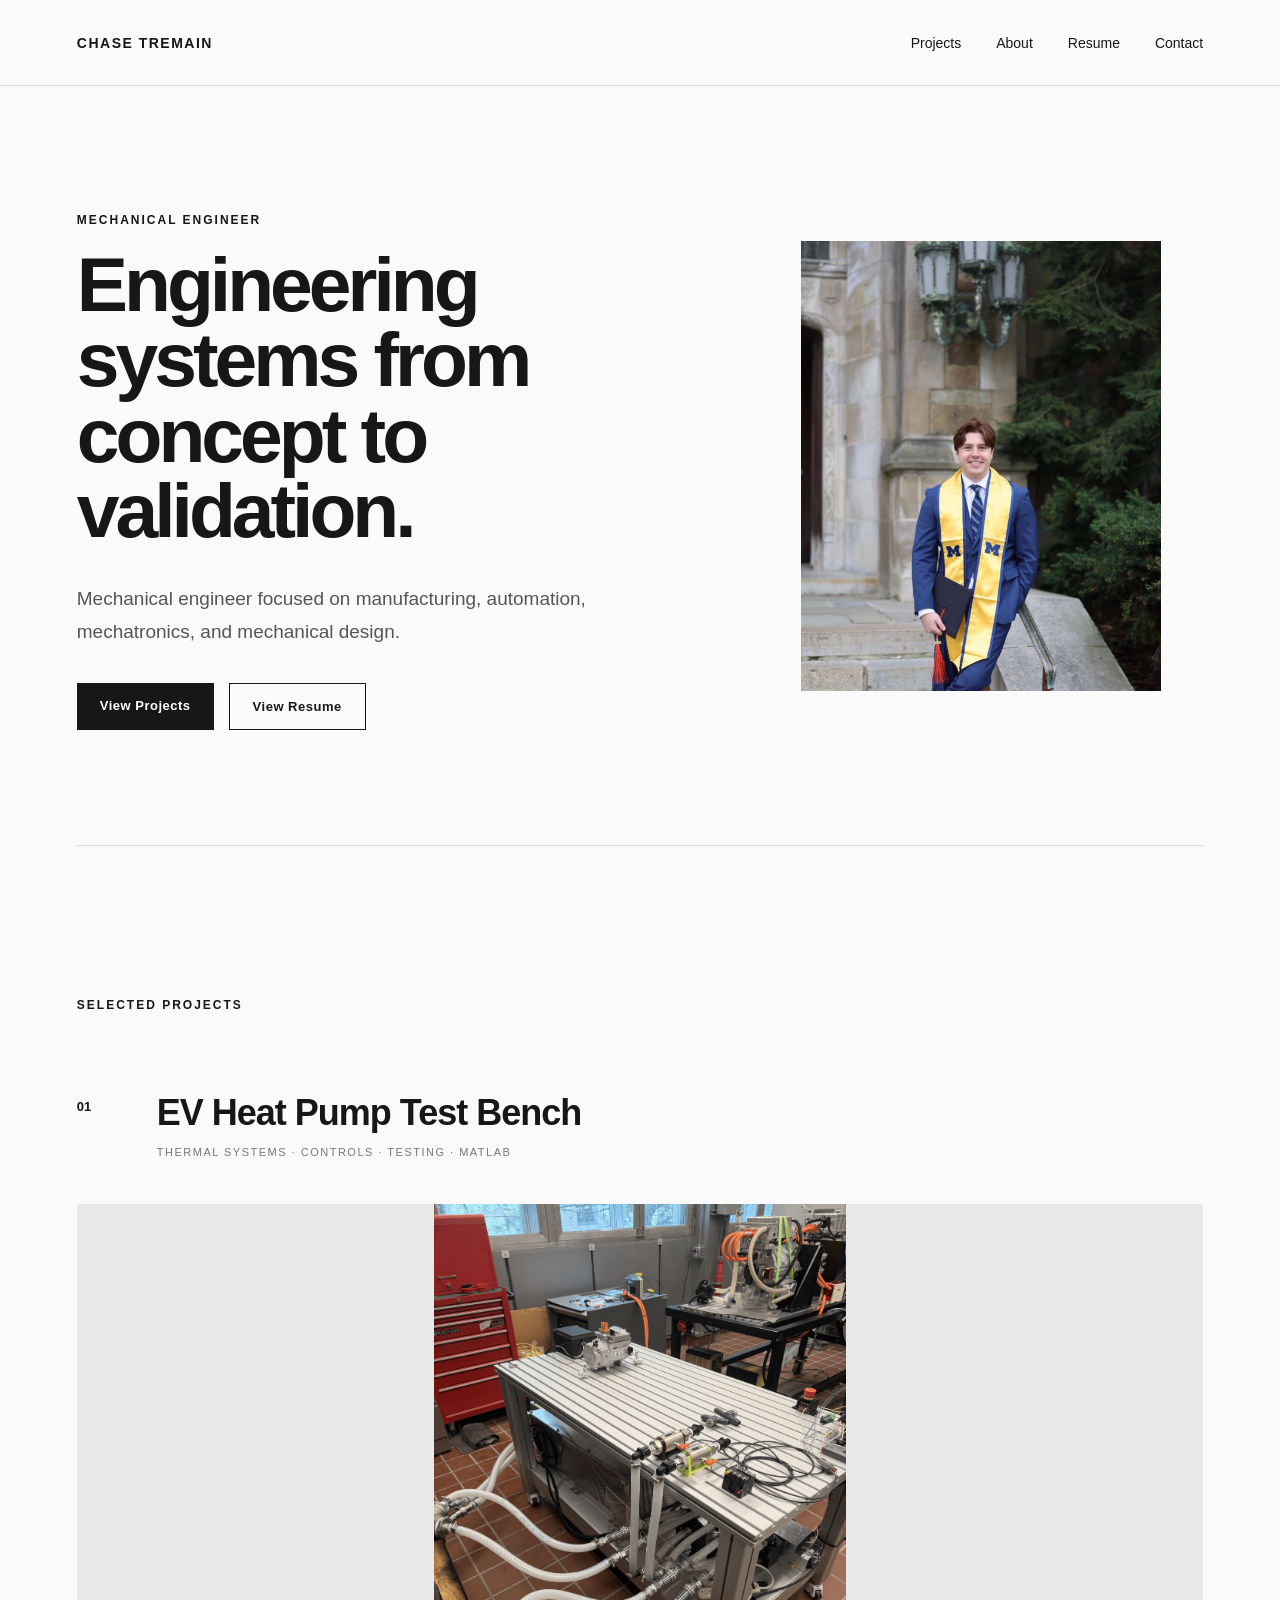
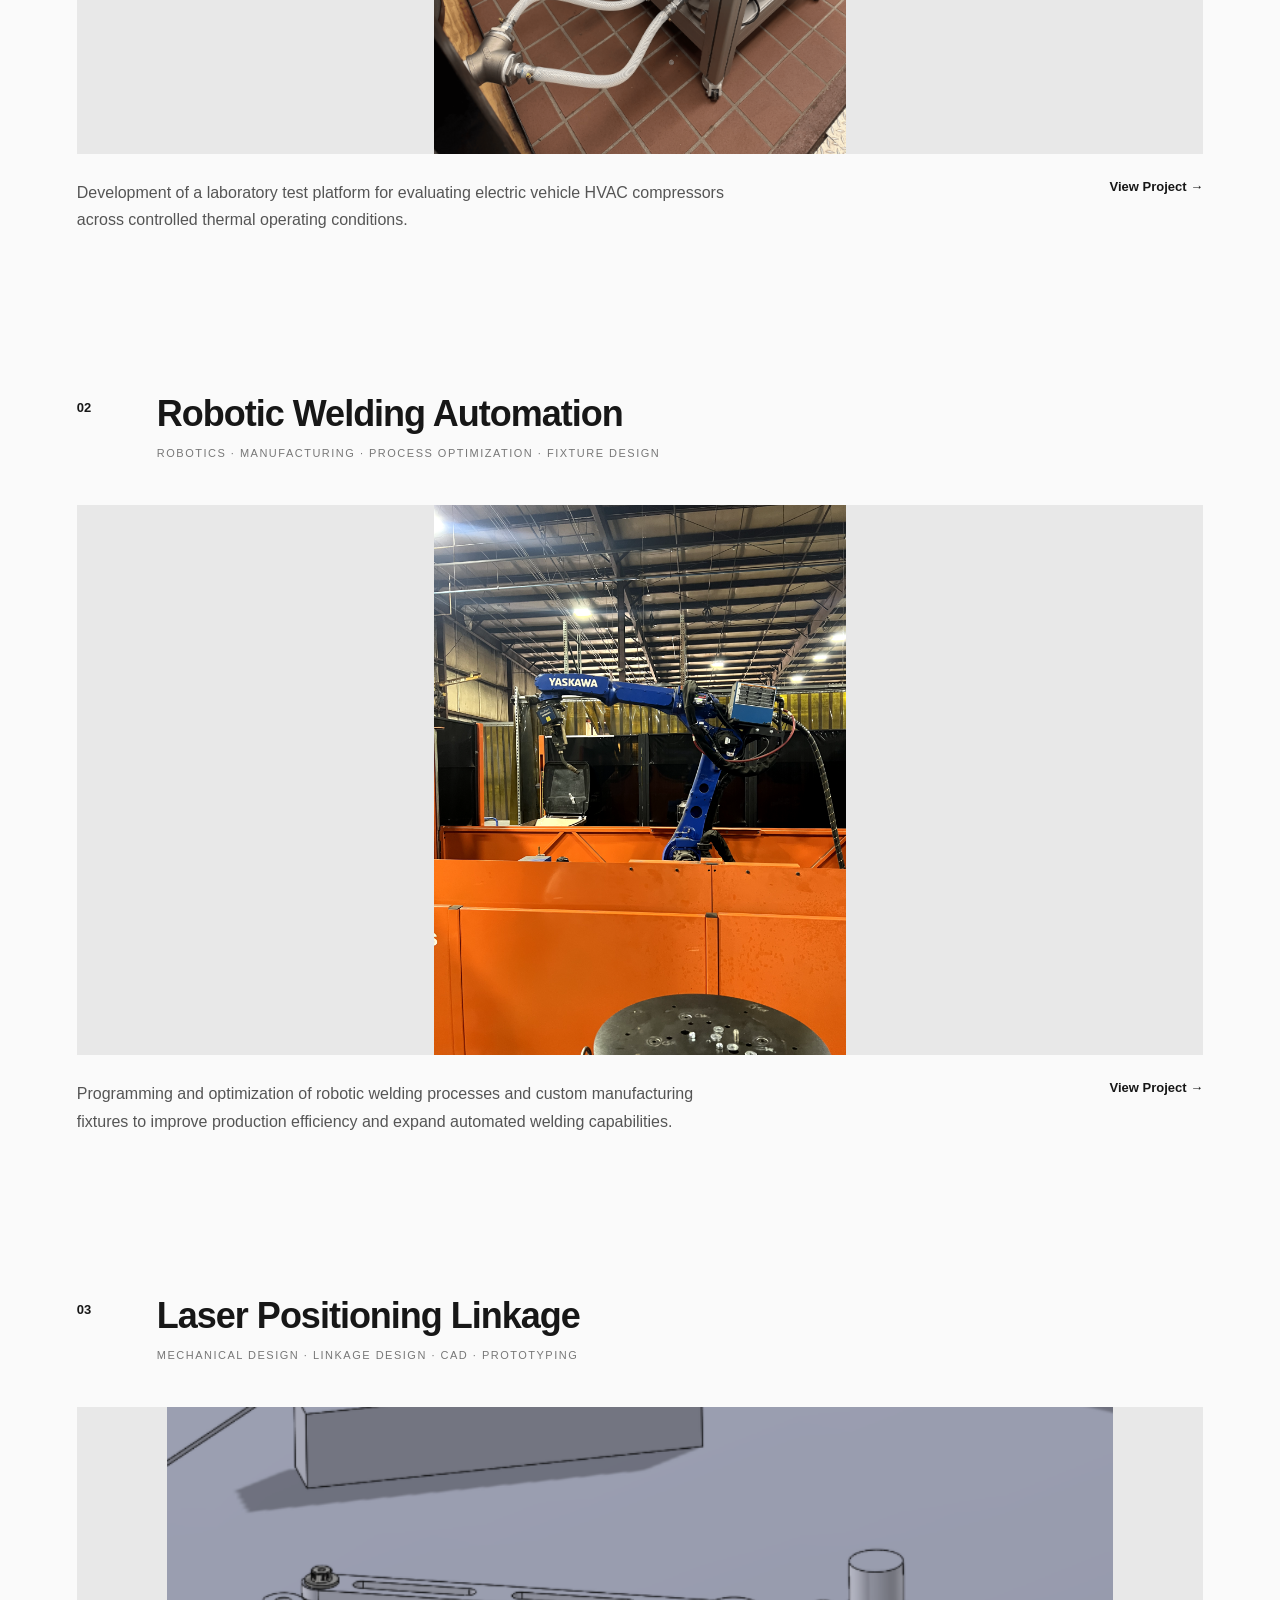
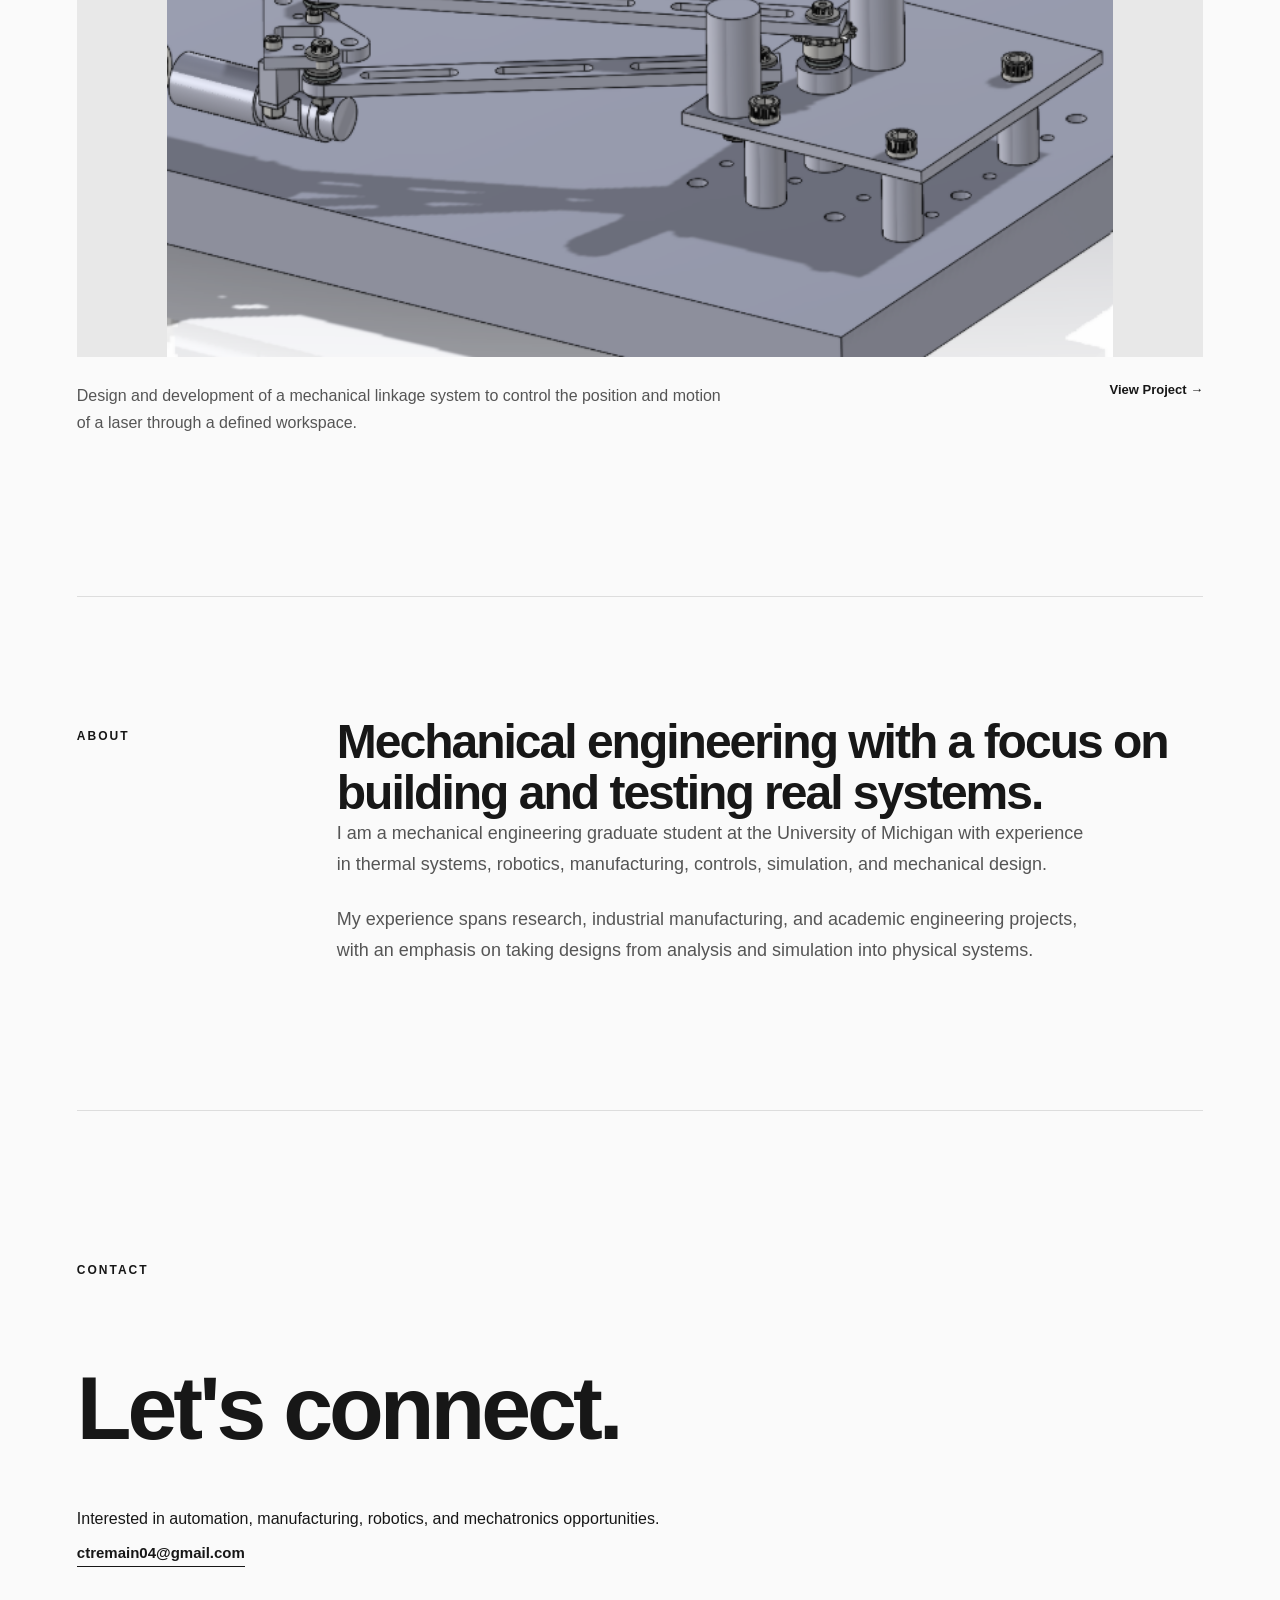
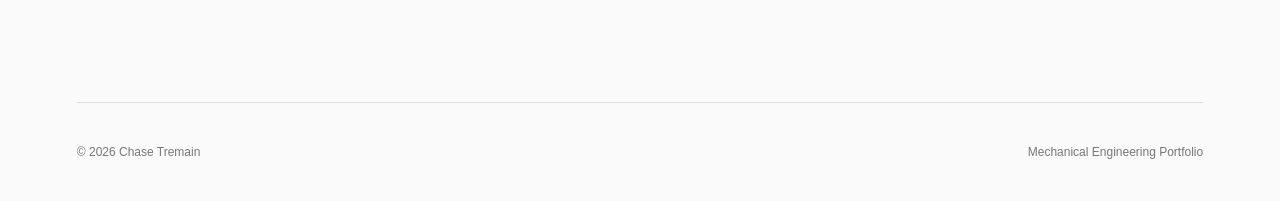
<file: index.html>
<!DOCTYPE html>
<html lang="en">

<head>
    <meta charset="UTF-8">
    <meta name="viewport" content="width=device-width, initial-scale=1.0">

    <title>Chase Tremain | Mechanical Engineer</title>

    <meta name="description"
          content="Mechanical engineering portfolio of Chase Tremain featuring thermal systems, robotics, manufacturing, controls, and mechanical design projects.">

    <link rel="stylesheet" href="style.css">
</head>


<body>


<!-- ================= NAVIGATION ================= -->

<header>

    <nav>

        <a class="logo" href="index.html">
            CHASE TREMAIN
        </a>

        <div class="nav-links">

            <a href="#projects">
                Projects
            </a>

            <a href="#about">
                About
            </a>

            <a href="documents/Chase Tremain Resume 2026.pdf"
               target="_blank">
                Resume
            </a>

            <a href="#contact">
                Contact
            </a>

        </div>

    </nav>

</header>



<main>


<!-- ================= HERO ================= -->

<section class="hero">

    <div class="hero-content">

        <p class="eyebrow">
            MECHANICAL ENGINEER
        </p>

        <h1>
            Engineering systems from concept to validation.
        </h1>

        <p class="hero-description">
            Mechanical engineer focused on manufacturing, automation, mechatronics, and mechanical design.
        </p>

        <div class="hero-buttons">

            <a class="button-primary"
               href="#projects">
                View Projects
            </a>

            <a class="button-secondary"
               href="documents/Chase Tremain Resume 2026.pdf"
               target="_blank">
                View Resume
            </a>

        </div>

    </div>


    <div class="hero-visual">
    <img src="Images/Headshot1.jpg"
         alt="Chase Tremain">
</div>

</section>



<!-- ================= PROJECTS ================= -->

<section id="projects"
         class="projects">

    <p class="section-label">
        SELECTED PROJECTS
    </p>


    <!-- ================= PROJECT 01 ================= -->

    <article class="project">

        <div class="project-header">

            <span class="project-number">
                01
            </span>

            <div>

                <h3>
                    EV Heat Pump Test Bench
                </h3>

                <p class="project-skills">
                    THERMAL SYSTEMS · CONTROLS · TESTING · MATLAB
                </p>

            </div>

        </div>


        <div class="project-image">

          <img src="Images/MainBench.png"
         alt="EV heat pump test bench">

        </div>


        <div class="project-description">

            <p>
                Development of a laboratory test platform for evaluating
                electric vehicle HVAC compressors across controlled thermal
                operating conditions.
            </p>

            <a href="projects/ev-heatpump-test-bench.html">
                View Project →
            </a>

        </div>

    </article>



    <!-- ================= PROJECT 02 ================= -->

    <article class="project">

        <div class="project-header">

            <span class="project-number">
                02
            </span>

            <div>

                <h3>
                    Robotic Welding Automation
                </h3>

                <p class="project-skills">
                    ROBOTICS · MANUFACTURING · PROCESS OPTIMIZATION · FIXTURE DESIGN
                </p>

            </div>

        </div>


       <div class="project-image">
    <img src="Images/CinFanRobotCell.png"
         alt="Robotic welding cell">
</div>


        <div class="project-description">

            <p>
                Programming and optimization of robotic welding processes
                and custom manufacturing fixtures to improve production
                efficiency and expand automated welding capabilities.
            </p>

            <a href="projects/robotic-welding.html">
                View Project →
            </a>

        </div>

    </article>



    <!-- ================= PROJECT 03 ================= -->

    <article class="project">

        <div class="project-header">

            <span class="project-number">
                03
            </span>

            <div>

                <h3>
                    Laser Positioning Linkage
                </h3>

                <p class="project-skills">
                    MECHANICAL DESIGN · LINKAGE DESIGN · CAD · PROTOTYPING
                </p>

            </div>

        </div>


   <div class="project-image">
    <img src="Images/LinkageNoMotor.png"
         alt="Laser positioning linkage">
</div>


        <div class="project-description">

            <p>
                Design and development of a mechanical linkage system
                to control the position and motion of a laser through
                a defined workspace.
            </p>

            <a href="projects/laser-linkage.html">
                View Project →
            </a>

        </div>

    </article>

</section>



<!-- ================= ABOUT ================= -->

<section id="about"
         class="about">

    <p class="section-label">
        ABOUT
    </p>


    <div class="about-content">

        <h2>
            Mechanical engineering with a focus on building and testing real systems.
        </h2>

        <div class="about-text">

            <p>
                I am a mechanical engineering graduate student at the
                University of Michigan with experience in thermal systems,
                robotics, manufacturing, controls, simulation, and
                mechanical design.
            </p>

            <p>
                My experience spans research, industrial manufacturing,
                and academic engineering projects, with an emphasis on
                taking designs from analysis and simulation into physical
                systems.
            </p>

        </div>

    </div>

</section>



<!-- ================= CONTACT ================= -->

<section id="contact"
         class="contact">

    <p class="section-label">
        CONTACT
    </p>

    <h2>
        Let's connect.
    </h2>

    <p>
        Interested in  automation, manufacturing, robotics, and mechatronics opportunities.
    </p>

    <a href="mailto:ctremain04@gmail.com">
        ctremain04@gmail.com
    </a>

</section>


</main>



<!-- ================= FOOTER ================= -->

<footer>

    <p>
        © 2026 Chase Tremain
    </p>

    <p>
        Mechanical Engineering Portfolio
    </p>

</footer>


</body>

</html>
</file>
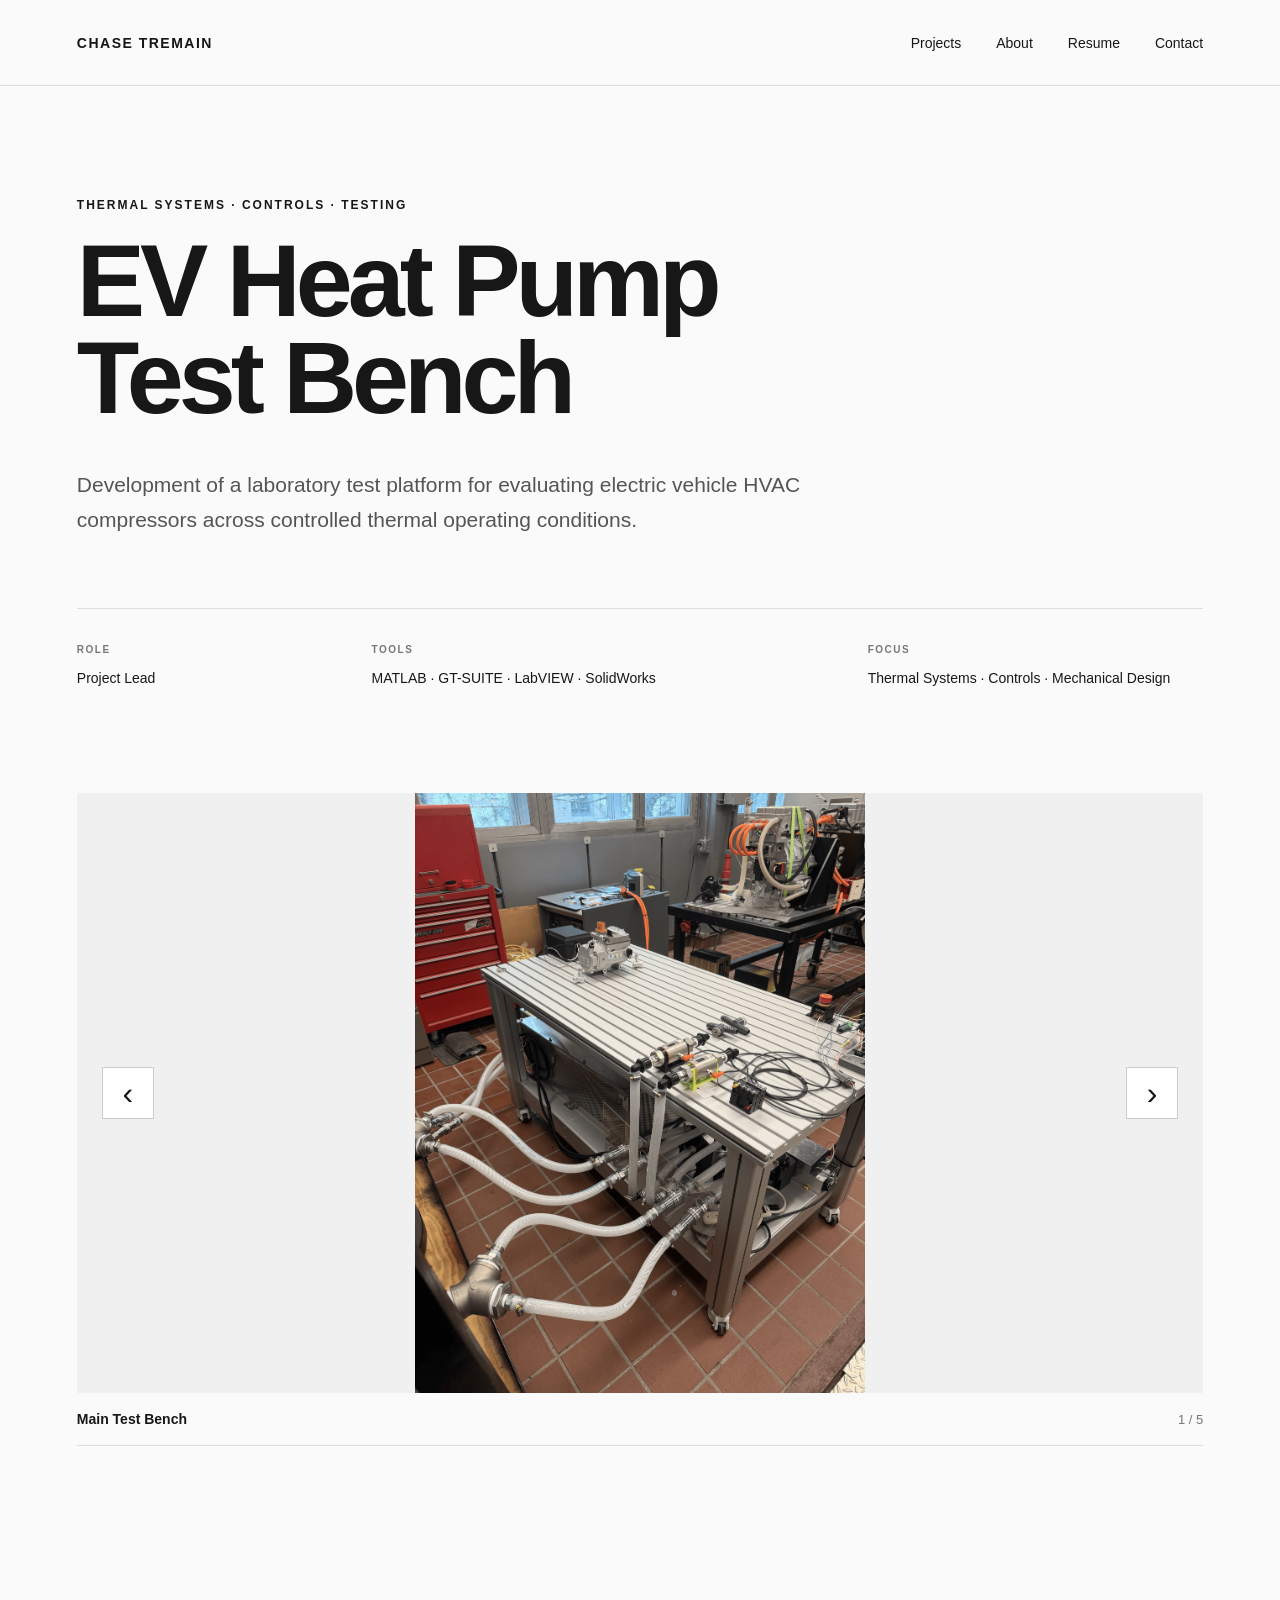
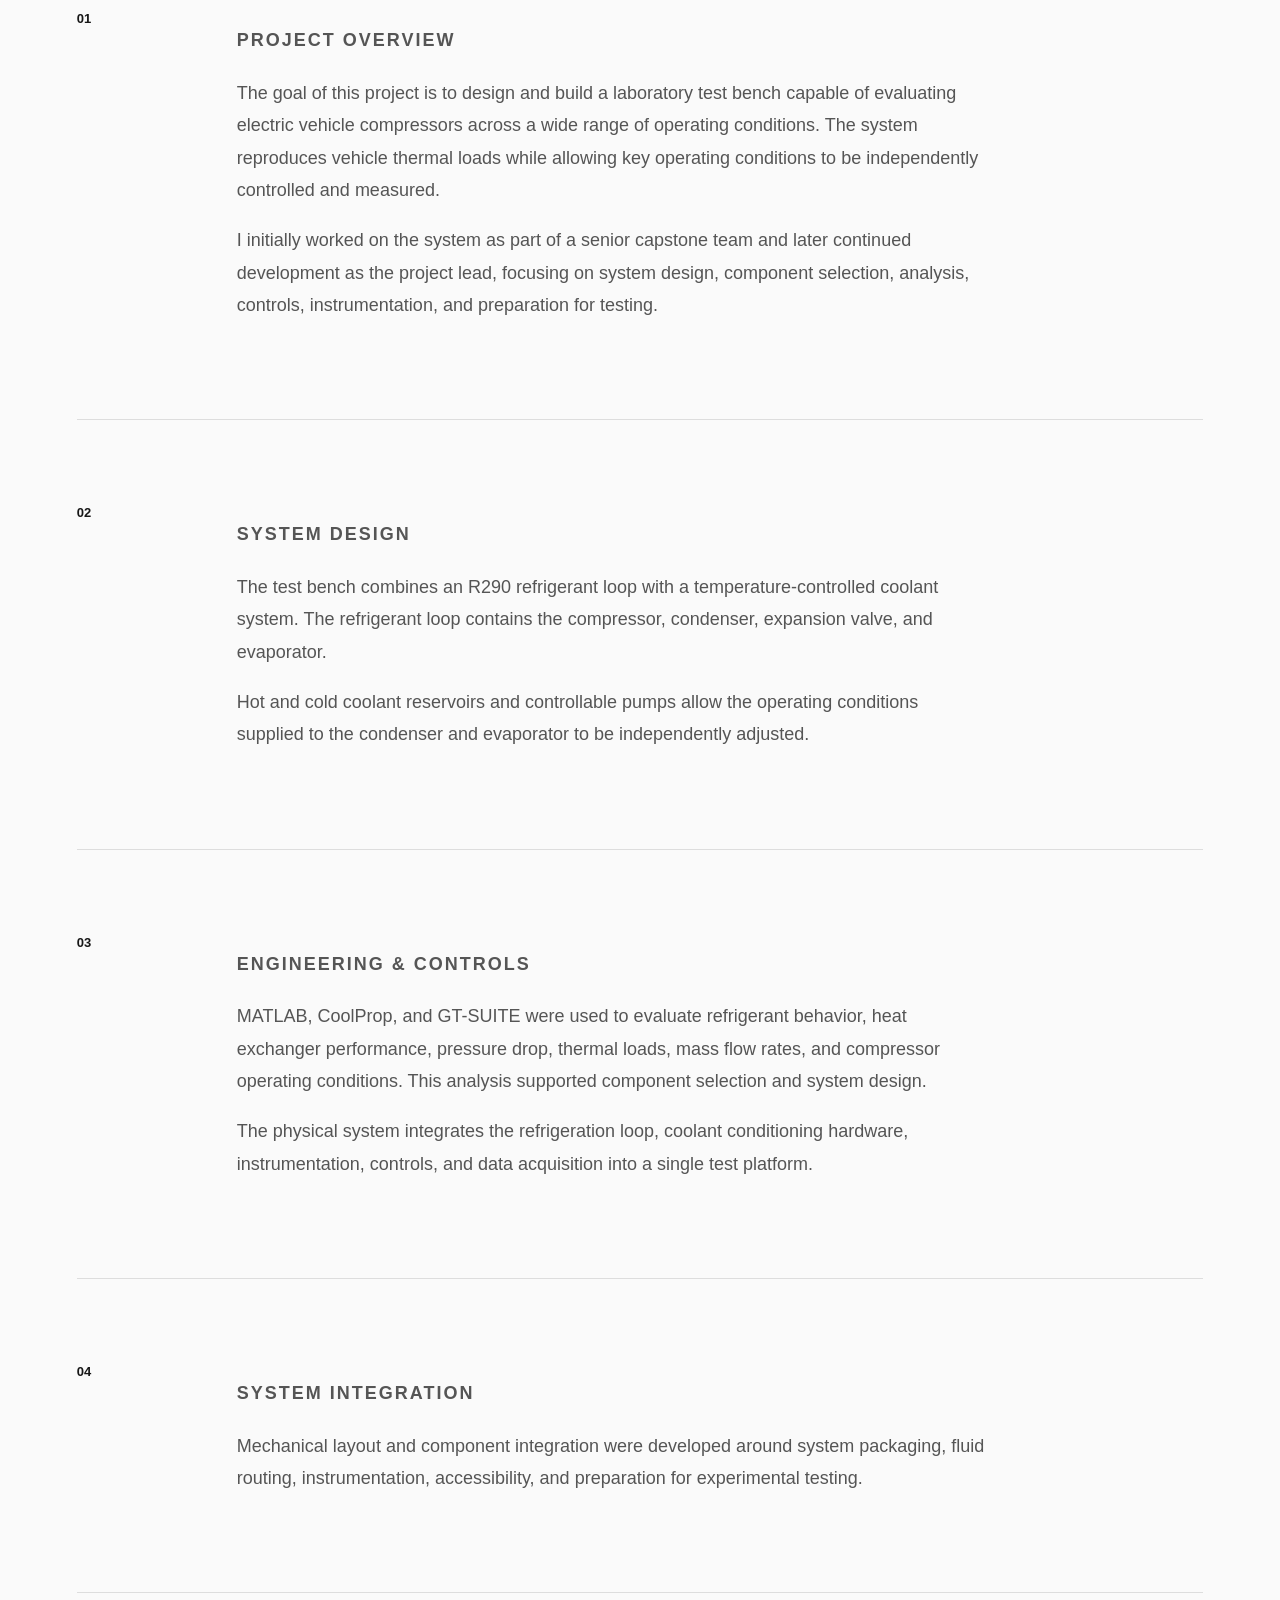
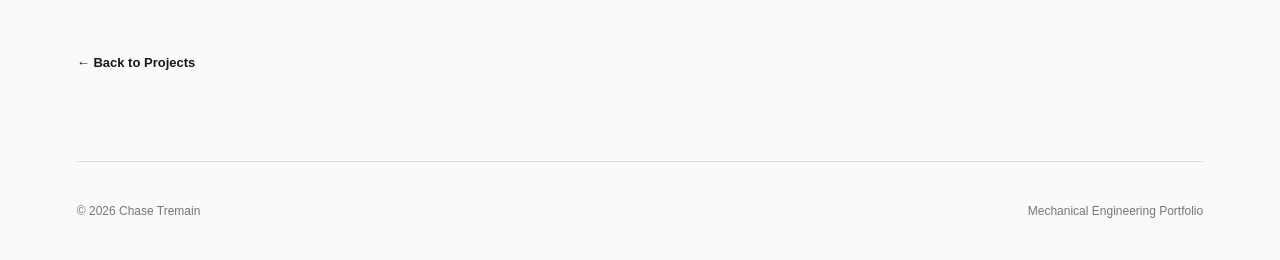
<file: projects/ev-heatpump-test-bench.html>
<!DOCTYPE html>
<html lang="en">

<head>
    <meta charset="UTF-8">
    <meta name="viewport" content="width=device-width, initial-scale=1.0">

    <title>EV Heat Pump Test Bench | Chase Tremain</title>

    <meta name="description"
          content="EV heat pump and compressor test bench engineering project by Chase Tremain.">

    <link rel="stylesheet" href="../style.css">
</head>


<body>

<!-- ================= NAVIGATION ================= -->

<header>

    <nav>

        <a class="logo" href="../index.html">
            CHASE TREMAIN
        </a>

        <div class="nav-links">

            <a href="../index.html#projects">Projects</a>
            <a href="../index.html#about">About</a>

            <a href="../documents/Chase_Tremain_Resume.pdf"
               target="_blank">
                Resume
            </a>

            <a href="../index.html#contact">Contact</a>

        </div>

    </nav>

</header>



<main>


<!-- ================= HERO ================= -->

<section class="project-page-hero">

    <p class="eyebrow">
        THERMAL SYSTEMS · CONTROLS · TESTING
    </p>

    <h1>
        EV Heat Pump<br>
        Test Bench
    </h1>

    <p class="project-page-intro">
        Development of a laboratory test platform for evaluating
        electric vehicle HVAC compressors across controlled thermal
        operating conditions.
    </p>


    <div class="project-meta">

        <div>
            <span>ROLE</span>
            <p>Project Lead</p>
        </div>

        <div>
            <span>TOOLS</span>
            <p>MATLAB · GT-SUITE · LabVIEW · SolidWorks</p>
        </div>

        <div>
            <span>FOCUS</span>
            <p>Thermal Systems · Controls · Mechanical Design</p>
        </div>

    </div>

</section>



<!-- ================= IMAGE GALLERY ================= -->

<section class="project-gallery">

    <div class="gallery-frame">

        <button class="gallery-button gallery-prev"
                aria-label="Previous image">
            ‹
        </button>

        <img class="gallery-image"
             src="../Images/MainBench.png"
             alt="EV heat pump test bench">

        <button class="gallery-button gallery-next"
                aria-label="Next image">
            ›
        </button>

    </div>


    <div class="gallery-info">

        <p class="gallery-title">
            Main Test Bench
        </p>

        <p class="gallery-counter">
            1 / 5
        </p>

    </div>

</section>



<!-- ================= 01 OVERVIEW ================= -->

<section class="project-content-section">

    <div class="project-section-number">
        01
    </div>

    <div class="project-section-content">

        <p class="eyebrow">
            PROJECT OVERVIEW
        </p>

        <p>
            The goal of this project is to design and build a laboratory
            test bench capable of evaluating electric vehicle compressors
            across a wide range of operating conditions. The system reproduces
            vehicle thermal loads while allowing key operating conditions
            to be independently controlled and measured.
        </p>

        <p>
            I initially worked on the system as part of a senior capstone
            team and later continued development as the project lead,
            focusing on system design, component selection, analysis,
            controls, instrumentation, and preparation for testing.
        </p>

    </div>

</section>



<!-- ================= 02 SYSTEM DESIGN ================= -->

<section class="project-content-section">

    <div class="project-section-number">
        02
    </div>

    <div class="project-section-content">

        <p class="eyebrow">
            SYSTEM DESIGN
        </p>

        <p>
            The test bench combines an R290 refrigerant loop with a
            temperature-controlled coolant system. The refrigerant loop
            contains the compressor, condenser, expansion valve, and
            evaporator.
        </p>

        <p>
            Hot and cold coolant reservoirs and controllable pumps allow
            the operating conditions supplied to the condenser and
            evaporator to be independently adjusted.
        </p>

    </div>

</section>



<!-- ================= 03 ENGINEERING ================= -->

<section class="project-content-section">

    <div class="project-section-number">
        03
    </div>

    <div class="project-section-content">

        <p class="eyebrow">
            ENGINEERING & CONTROLS
        </p>

        <p>
            MATLAB, CoolProp, and GT-SUITE were used to evaluate refrigerant
            behavior, heat exchanger performance, pressure drop, thermal
            loads, mass flow rates, and compressor operating conditions.
            This analysis supported component selection and system design.
        </p>

        <p>
            The physical system integrates the refrigeration loop,
            coolant conditioning hardware, instrumentation, controls,
            and data acquisition into a single test platform.
        </p>

    </div>

</section>



<!-- ================= 04 INTEGRATION ================= -->

<section class="project-content-section">

    <div class="project-section-number">
        04
    </div>

    <div class="project-section-content">

        <p class="eyebrow">
            SYSTEM INTEGRATION
        </p>

        <p>
            Mechanical layout and component integration were developed
            around system packaging, fluid routing, instrumentation,
            accessibility, and preparation for experimental testing.
        </p>

    </div>

</section>



<section class="project-navigation">

    <a href="../index.html#projects">
        ← Back to Projects
    </a>

</section>


</main>



<footer>

    <p>© 2026 Chase Tremain</p>

    <p>Mechanical Engineering Portfolio</p>

</footer>



<!-- ================= GALLERY SCRIPT ================= -->

<script>

const galleryImages = [
    {
        src: "../Images/MainBench.png",
        title: "Main Test Bench",
        alt: "EV heat pump test bench"
    },
    {
        src: "../Images/BenchBottom.png",
        title: "Test Bench Components",
        alt: "EV heat pump test bench components"
    },
    {
        src: "../Images/CATLSide.png",
        title: "Coolant Conditioning System",
        alt: "CATL coolant conditioning system"
    },
    {
        src: "../Images/HeatPumpCAD.png",
        title: "Test Bench CAD",
        alt: "EV heat pump test bench CAD model"
    },
    {
        src: "../Images/GTSuiteModel.png",
        title: "GT-SUITE System Model",
        alt: "GT-SUITE heat pump system model"
    }
];

let currentImage = 0;

const image = document.querySelector(".gallery-image");
const title = document.querySelector(".gallery-title");
const counter = document.querySelector(".gallery-counter");

function updateGallery() {

    image.src = galleryImages[currentImage].src;
    image.alt = galleryImages[currentImage].alt;

    title.textContent = galleryImages[currentImage].title;

    counter.textContent =
        (currentImage + 1) + " / " + galleryImages.length;
}


document.querySelector(".gallery-next").addEventListener("click", function() {

    currentImage =
        (currentImage + 1) % galleryImages.length;

    updateGallery();

});


document.querySelector(".gallery-prev").addEventListener("click", function() {

    currentImage =
        (currentImage - 1 + galleryImages.length)
        % galleryImages.length;

    updateGallery();

});

</script>


</body>

</html>
</file>
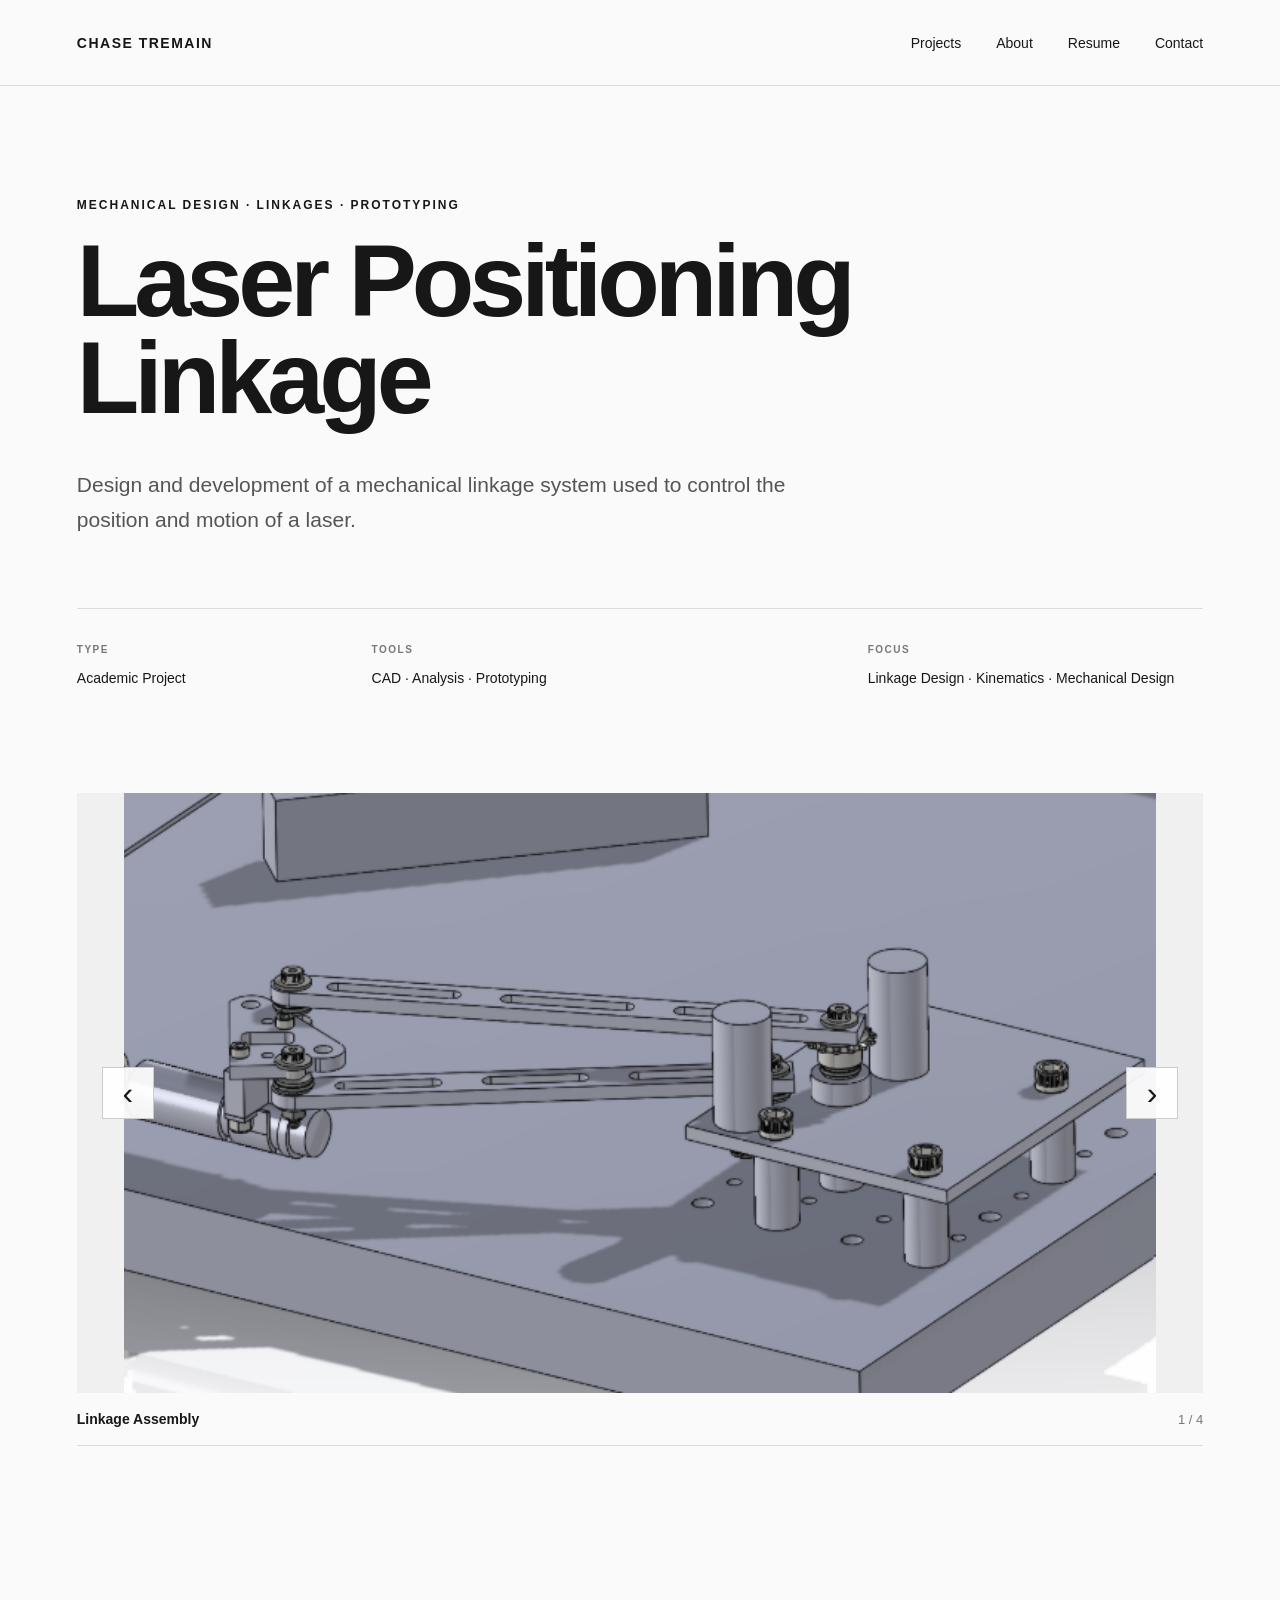
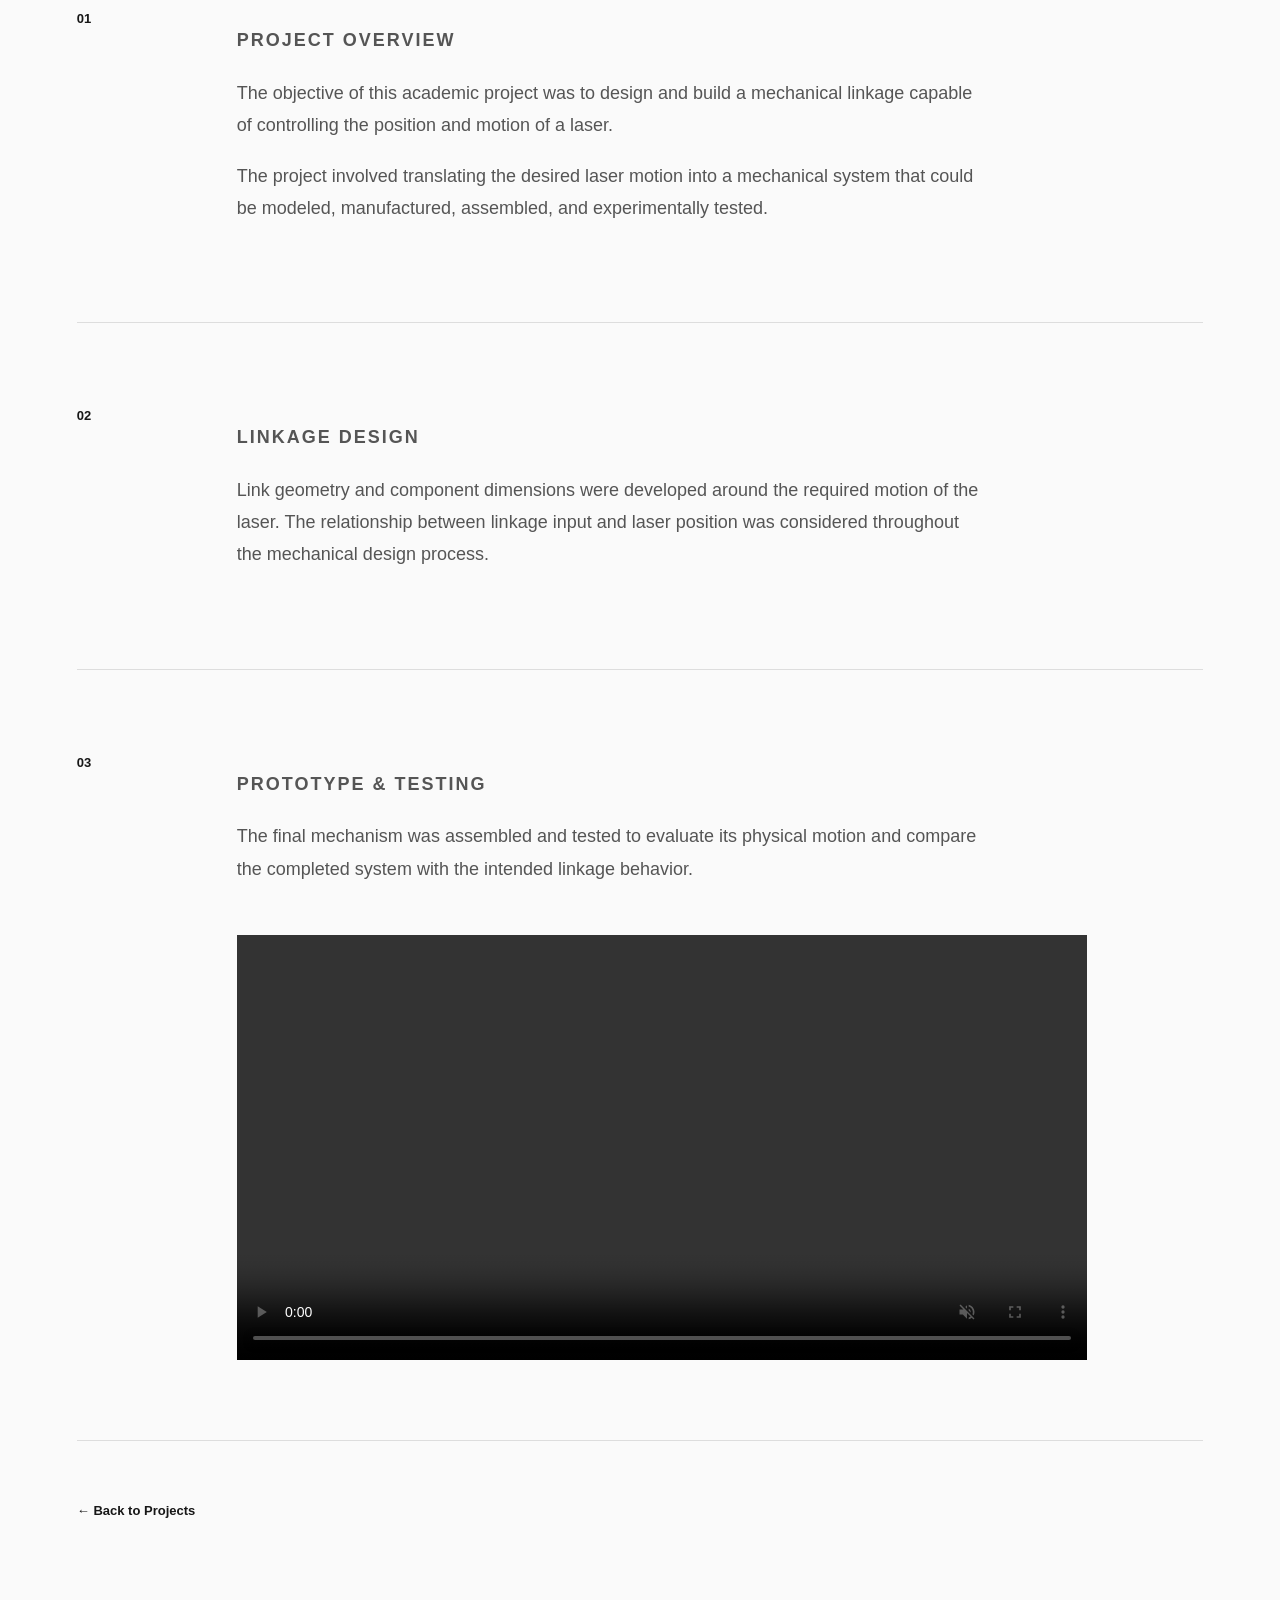
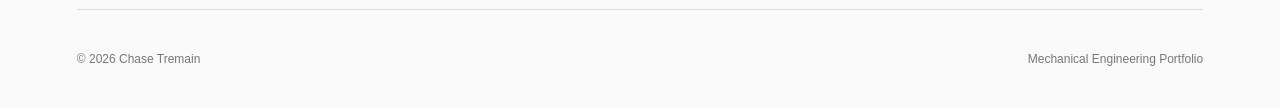
<file: projects/laser-linkage.html>
<!DOCTYPE html>
<html lang="en">

<head>

    <meta charset="UTF-8">

    <meta name="viewport"
          content="width=device-width, initial-scale=1.0">

    <title>
        Laser Positioning Linkage | Chase Tremain
    </title>

    <meta name="description"
          content="Mechanical linkage design project by Chase Tremain.">

    <link rel="stylesheet"
          href="../style.css">

</head>


<body>


<header>

    <nav>

        <a class="logo"
           href="../index.html">
            CHASE TREMAIN
        </a>


        <div class="nav-links">

            <a href="../index.html#projects">
                Projects
            </a>

            <a href="../index.html#about">
                About
            </a>

            <a href="../documents/Chase_Tremain_Resume.pdf"
               target="_blank">
                Resume
            </a>

            <a href="../index.html#contact">
                Contact
            </a>

        </div>

    </nav>

</header>



<main>


<!-- ================= HERO ================= -->

<section class="project-page-hero">

    <p class="eyebrow">
        MECHANICAL DESIGN · LINKAGES · PROTOTYPING
    </p>

    <h1>
        Laser Positioning<br>
        Linkage
    </h1>

    <p class="project-page-intro">

        Design and development of a mechanical linkage system
        used to control the position and motion of a laser.

    </p>


    <div class="project-meta">

        <div>
            <span>TYPE</span>
            <p>Academic Project</p>
        </div>

        <div>
            <span>TOOLS</span>
            <p>CAD · Analysis · Prototyping</p>
        </div>

        <div>
            <span>FOCUS</span>
            <p>Linkage Design · Kinematics · Mechanical Design</p>
        </div>

    </div>

</section>



<!-- ================= GALLERY ================= -->

<section class="project-gallery">

    <div class="gallery-frame">

        <button class="gallery-button gallery-prev"
                aria-label="Previous image">
            ‹
        </button>


        <img class="gallery-image"
             src="../Images/LinkageNoMotor.png"
             alt="Laser positioning linkage">


        <button class="gallery-button gallery-next"
                aria-label="Next image">
            ›
        </button>

    </div>


    <div class="gallery-info">

        <p class="gallery-title">
            Linkage Assembly
        </p>

        <p class="gallery-counter">
            1 / 4
        </p>

    </div>

</section>



<!-- ================= 01 OVERVIEW ================= -->

<section class="project-content-section">

    <div class="project-section-number">
        01
    </div>


    <div class="project-section-content">

        <p class="eyebrow">
            PROJECT OVERVIEW
        </p>

        <p>
            The objective of this academic project was to design and build
            a mechanical linkage capable of controlling the position and
            motion of a laser.
        </p>

        <p>
            The project involved translating the desired laser motion
            into a mechanical system that could be modeled, manufactured,
            assembled, and experimentally tested.
        </p>

    </div>

</section>



<!-- ================= 02 LINKAGE DESIGN ================= -->

<section class="project-content-section">

    <div class="project-section-number">
        02
    </div>


    <div class="project-section-content">

        <p class="eyebrow">
            LINKAGE DESIGN
        </p>

        <p>
            Link geometry and component dimensions were developed around
            the required motion of the laser. The relationship between
            linkage input and laser position was considered throughout
            the mechanical design process.
        </p>

    </div>

</section>



<!-- ================= 03 PROTOTYPE ================= -->

<section class="project-content-section">

    <div class="project-section-number">
        03
    </div>


    <div class="project-section-content">

        <p class="eyebrow">
            PROTOTYPE & TESTING
        </p>

        <p>
            The final mechanism was assembled and tested to evaluate
            its physical motion and compare the completed system with
            the intended linkage behavior.
        </p>


        <video class="project-video"
               controls
               muted
               loop>

            <source src="../Videos/LinkageMoving.MOV"
                    type="video/quicktime">

            Your browser does not support video playback.

        </video>

    </div>

</section>



<section class="project-navigation">

    <a href="../index.html#projects">
        ← Back to Projects
    </a>

</section>


</main>



<footer>

    <p>© 2026 Chase Tremain</p>

    <p>Mechanical Engineering Portfolio</p>

</footer>



<!-- ================= GALLERY SCRIPT ================= -->

<script>

const galleryImages = [

    {
        src: "../Images/LinkageNoMotor.png",
        title: "Linkage Assembly",
        alt: "Laser positioning linkage"
    },

    {
        src: "../Images/LinkageMotor.png",
        title: "Motorized Linkage",
        alt: "Laser positioning linkage with motor"
    },

    {
        src: "../Images/JointStack.png",
        title: "Joint Assembly",
        alt: "Laser positioning linkage joint assembly"
    },

    {
        src: "../Images/CircuitDiagram.png",
        title: "Control Circuit",
        alt: "Laser positioning linkage circuit diagram"
    }

];


let currentImage = 0;


const image =
    document.querySelector(".gallery-image");

const title =
    document.querySelector(".gallery-title");

const counter =
    document.querySelector(".gallery-counter");


function updateGallery() {

    image.src =
        galleryImages[currentImage].src;

    image.alt =
        galleryImages[currentImage].alt;

    title.textContent =
        galleryImages[currentImage].title;

    counter.textContent =
        (currentImage + 1) + " / " + galleryImages.length;

}


document.querySelector(".gallery-next")
.addEventListener("click", function() {

    currentImage =
        (currentImage + 1)
        % galleryImages.length;

    updateGallery();

});


document.querySelector(".gallery-prev")
.addEventListener("click", function() {

    currentImage =
        (currentImage - 1 + galleryImages.length)
        % galleryImages.length;

    updateGallery();

});

</script>


</body>

</html>
</file>
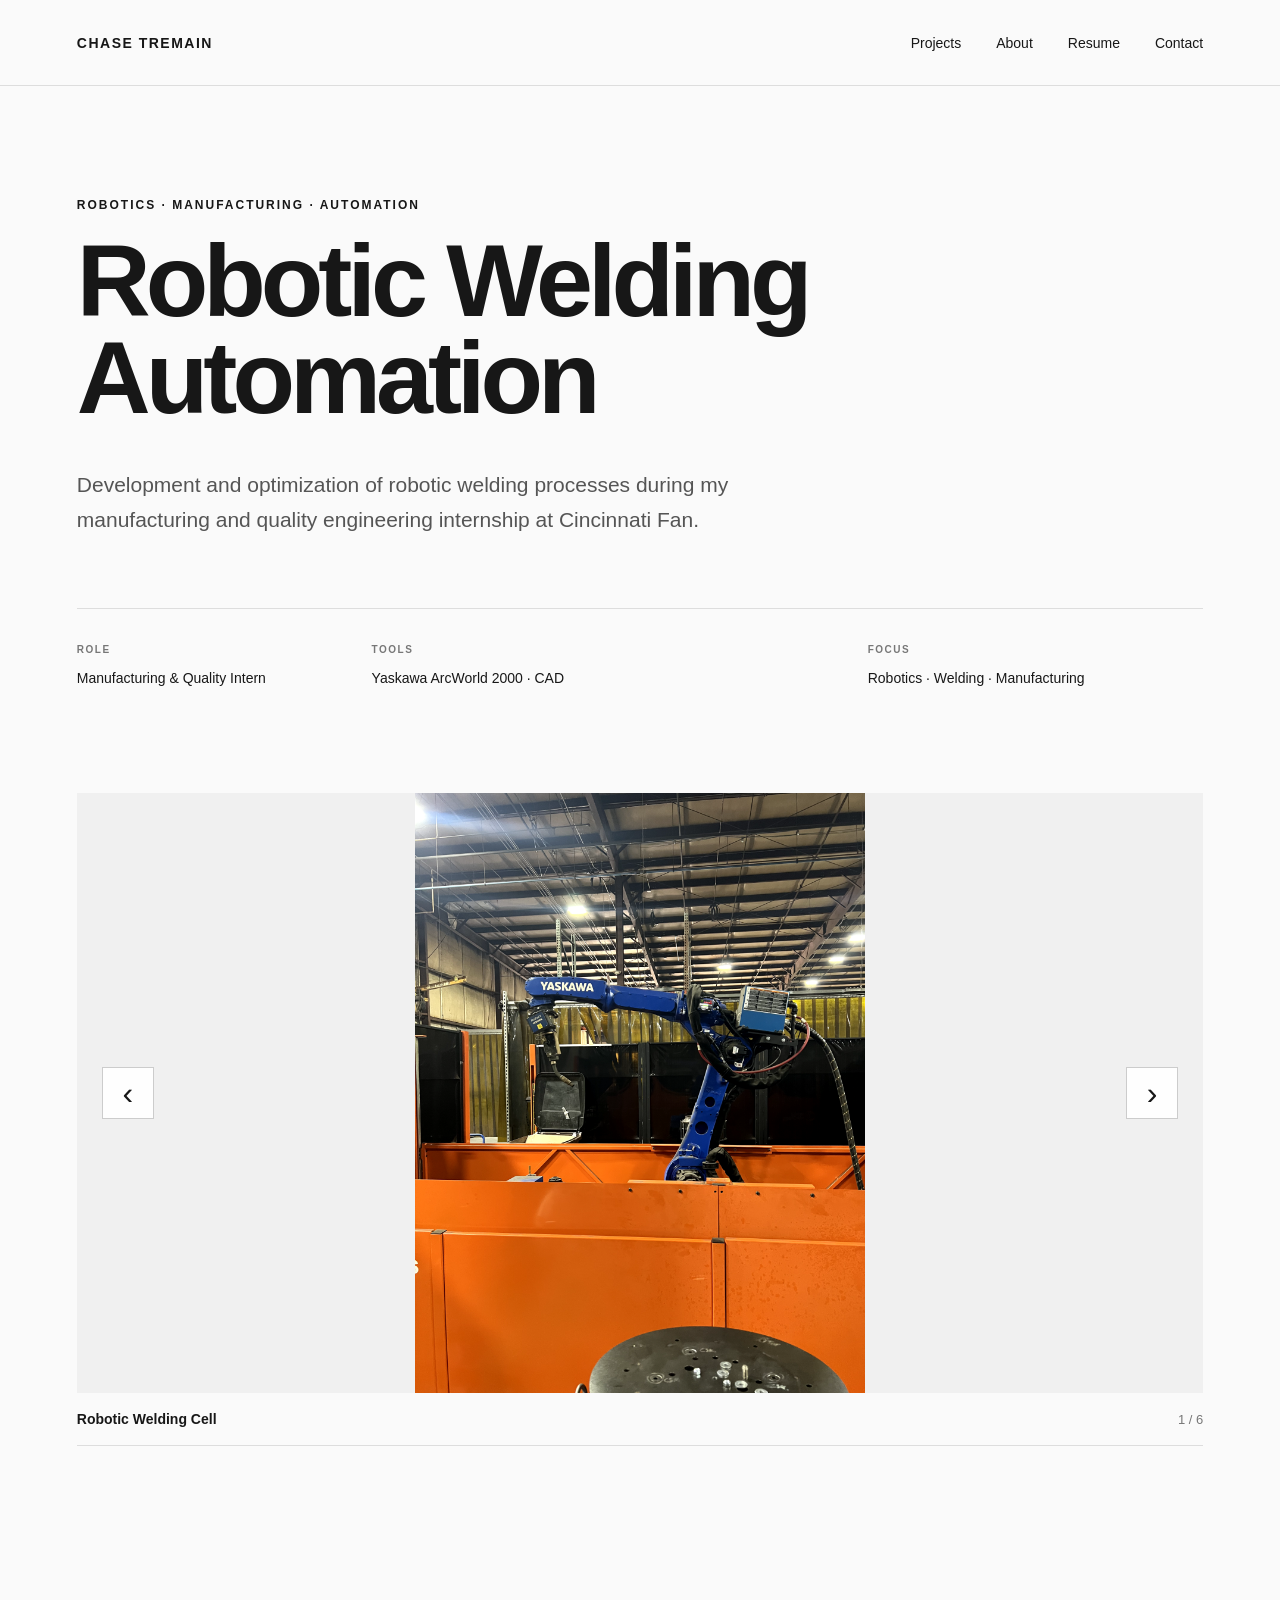
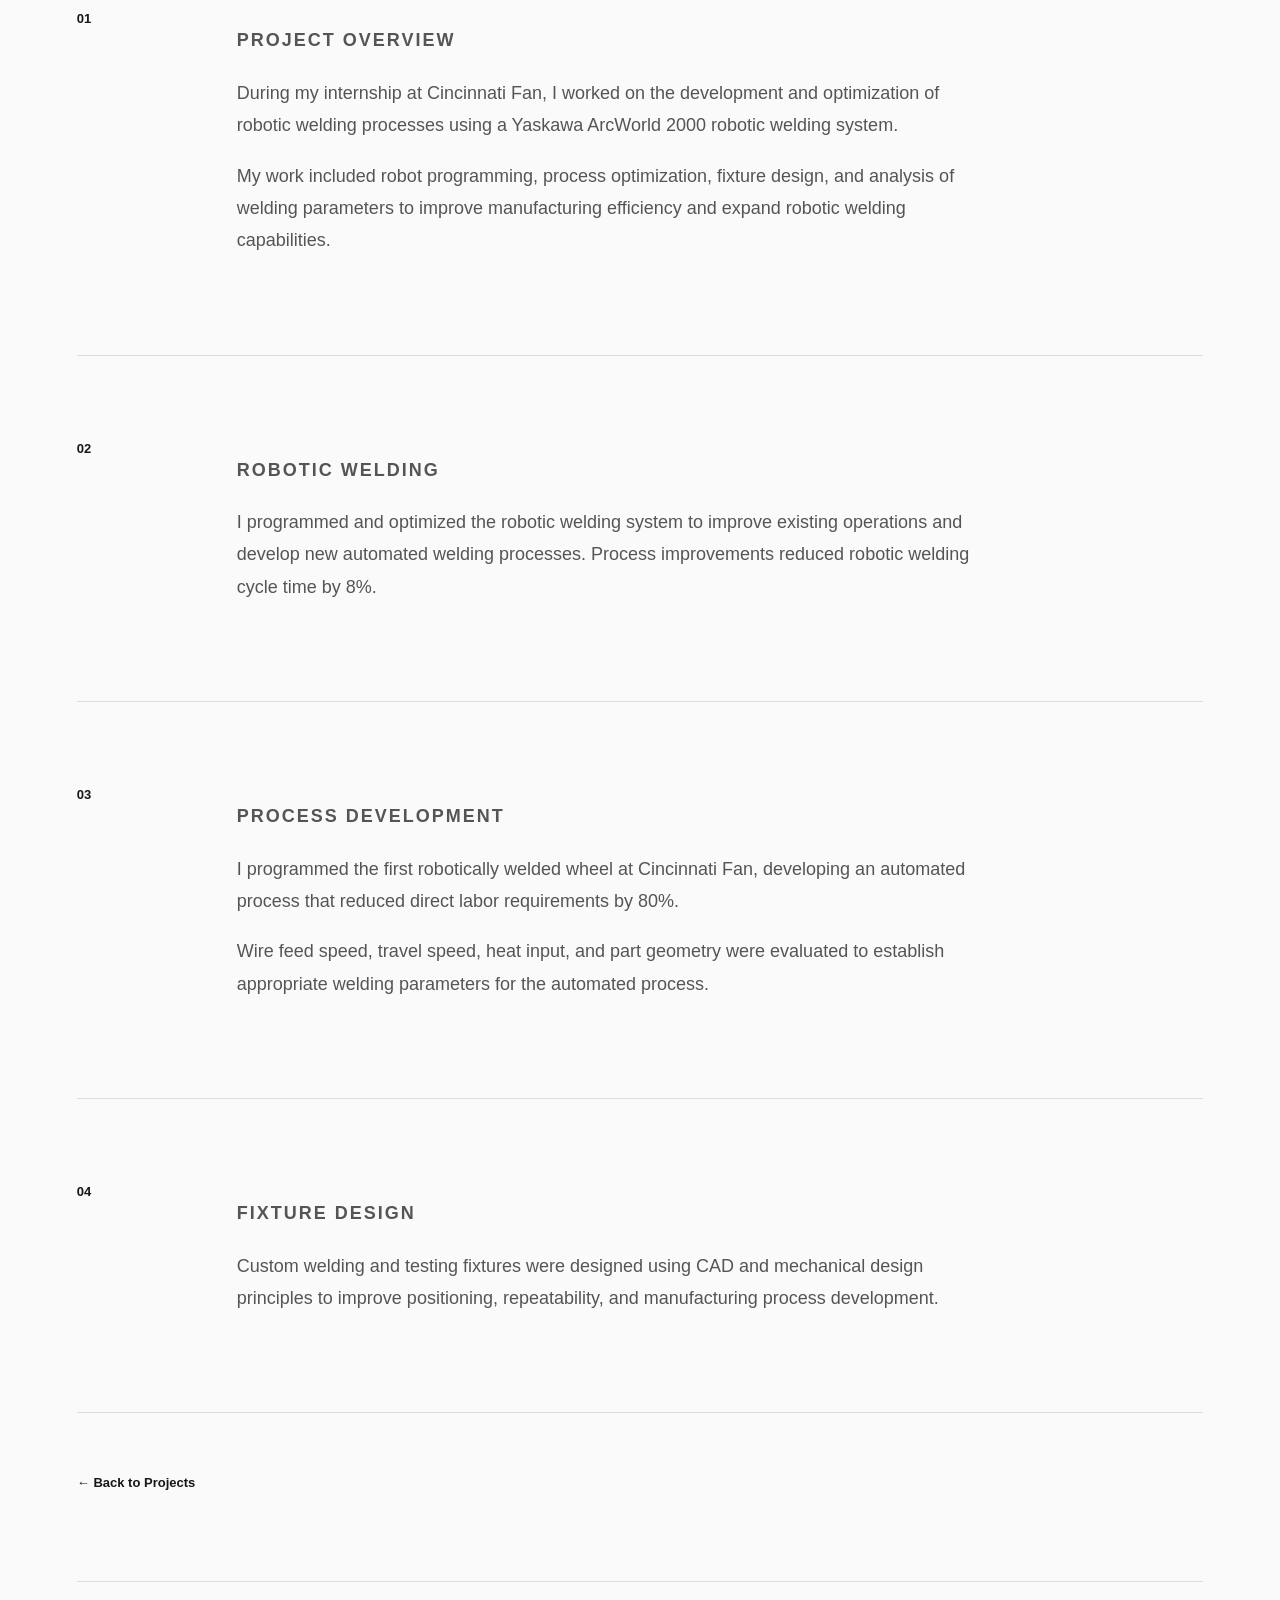
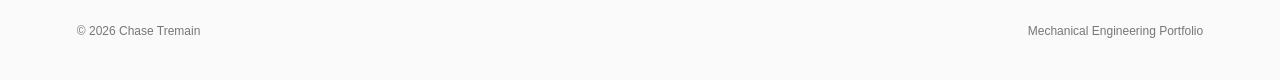
<file: projects/robotic-welding.html>
<!DOCTYPE html>
<html lang="en">

<head>

    <meta charset="UTF-8">

    <meta name="viewport"
          content="width=device-width, initial-scale=1.0">

    <title>
        Robotic Welding Automation | Chase Tremain
    </title>

    <meta name="description"
          content="Robotic welding automation and manufacturing engineering project by Chase Tremain.">

    <link rel="stylesheet"
          href="../style.css">

</head>


<body>


<header>

    <nav>

        <a class="logo"
           href="../index.html">
            CHASE TREMAIN
        </a>


        <div class="nav-links">

            <a href="../index.html#projects">
                Projects
            </a>

            <a href="../index.html#about">
                About
            </a>

            <a href="../documents/Chase_Tremain_Resume.pdf"
               target="_blank">
                Resume
            </a>

            <a href="../index.html#contact">
                Contact
            </a>

        </div>

    </nav>

</header>



<main>


<!-- ================= HERO ================= -->

<section class="project-page-hero">

    <p class="eyebrow">
        ROBOTICS · MANUFACTURING · AUTOMATION
    </p>

    <h1>
        Robotic Welding<br>
        Automation
    </h1>

    <p class="project-page-intro">

        Development and optimization of robotic welding processes
        during my manufacturing and quality engineering internship
        at Cincinnati Fan.

    </p>


    <div class="project-meta">

        <div>
            <span>ROLE</span>
            <p>Manufacturing & Quality Intern</p>
        </div>

        <div>
            <span>TOOLS</span>
            <p>Yaskawa ArcWorld 2000 · CAD</p>
        </div>

        <div>
            <span>FOCUS</span>
            <p>Robotics · Welding · Manufacturing</p>
        </div>

    </div>

</section>



<!-- ================= GALLERY ================= -->

<section class="project-gallery">

    <div class="gallery-frame">

        <button class="gallery-button gallery-prev"
                aria-label="Previous image">
            ‹
        </button>


        <img class="gallery-image"
             src="../Images/CinFanRobotCell.png"
             alt="Cincinnati Fan robotic welding cell">


        <button class="gallery-button gallery-next"
                aria-label="Next image">
            ›
        </button>

    </div>


    <div class="gallery-info">

        <p class="gallery-title">
            Robotic Welding Cell
        </p>

        <p class="gallery-counter">
            1 / 6
        </p>

    </div>

</section>



<!-- ================= 01 OVERVIEW ================= -->

<section class="project-content-section">

    <div class="project-section-number">
        01
    </div>


    <div class="project-section-content">

        <p class="eyebrow">
            PROJECT OVERVIEW
        </p>

        <p>
            During my internship at Cincinnati Fan, I worked on the
            development and optimization of robotic welding processes
            using a Yaskawa ArcWorld 2000 robotic welding system.
        </p>

        <p>
            My work included robot programming, process optimization,
            fixture design, and analysis of welding parameters to improve
            manufacturing efficiency and expand robotic welding capabilities.
        </p>

    </div>

</section>



<!-- ================= 02 AUTOMATION ================= -->

<section class="project-content-section">

    <div class="project-section-number">
        02
    </div>


    <div class="project-section-content">

        <p class="eyebrow">
            ROBOTIC WELDING
        </p>

        <p>
            I programmed and optimized the robotic welding system to
            improve existing operations and develop new automated
            welding processes. Process improvements reduced robotic
            welding cycle time by 8%.
        </p>

    </div>

</section>



<!-- ================= 03 PROCESS DEVELOPMENT ================= -->

<section class="project-content-section">

    <div class="project-section-number">
        03
    </div>


    <div class="project-section-content">

        <p class="eyebrow">
            PROCESS DEVELOPMENT
        </p>

        <p>
            I programmed the first robotically welded wheel at Cincinnati
            Fan, developing an automated process that reduced direct labor
            requirements by 80%.
        </p>

        <p>
            Wire feed speed, travel speed, heat input, and part geometry
            were evaluated to establish appropriate welding parameters
            for the automated process.
        </p>

    </div>

</section>



<!-- ================= 04 FIXTURE DESIGN ================= -->

<section class="project-content-section">

    <div class="project-section-number">
        04
    </div>


    <div class="project-section-content">

        <p class="eyebrow">
            FIXTURE DESIGN
        </p>

        <p>
            Custom welding and testing fixtures were designed using
            CAD and mechanical design principles to improve positioning,
            repeatability, and manufacturing process development.
        </p>

    </div>

</section>



<section class="project-navigation">

    <a href="../index.html#projects">
        ← Back to Projects
    </a>

</section>


</main>



<footer>

    <p>© 2026 Chase Tremain</p>

    <p>Mechanical Engineering Portfolio</p>

</footer>



<!-- ================= GALLERY SCRIPT ================= -->

<script>

const galleryImages = [

    {
        src: "../Images/CinFanRobotCell.png",
        title: "Robotic Welding Cell",
        alt: "Cincinnati Fan robotic welding cell"
    },

    {
        src: "../Images/CinFanThinWheelWeld_OnRobot-.png",
        title: "Wheel Welding Setup",
        alt: "Wheel positioned in robotic welding cell"
    },

    {
        src: "../Images/CinFanWheelClearance.png",
        title: "Robot Clearance Analysis",
        alt: "Robotic welding wheel clearance"
    },

    {
        src: "../Images/CinFanHousingWeldWide.png",
        title: "Housing Weld",
        alt: "Automated housing weld"
    },

    {
        src: "../Images/CinFanHousingWeldSampleThin.png",
        title: "Weld Development Sample",
        alt: "Robotic welding development sample"
    },

    {
        src: "../Images/CinFanFixturePlate.png",
        title: "Custom Fixture",
        alt: "Custom welding fixture plate"
    }

];


let currentImage = 0;


const image =
    document.querySelector(".gallery-image");

const title =
    document.querySelector(".gallery-title");

const counter =
    document.querySelector(".gallery-counter");


function updateGallery() {

    image.src =
        galleryImages[currentImage].src;

    image.alt =
        galleryImages[currentImage].alt;

    title.textContent =
        galleryImages[currentImage].title;

    counter.textContent =
        (currentImage + 1) + " / " + galleryImages.length;

}


document.querySelector(".gallery-next")
.addEventListener("click", function() {

    currentImage =
        (currentImage + 1)
        % galleryImages.length;

    updateGallery();

});


document.querySelector(".gallery-prev")
.addEventListener("click", function() {

    currentImage =
        (currentImage - 1 + galleryImages.length)
        % galleryImages.length;

    updateGallery();

});

</script>


</body>

</html>
</file>
<file: style.css>
/* =========================
   GLOBAL
   ========================= */

* {
    box-sizing: border-box;
}

html {
    scroll-behavior: smooth;
}

body {
    margin: 0;

    font-family:
        Arial,
        Helvetica,
        sans-serif;

    color: #171717;
    background: #fafafa;
}

a {
    color: inherit;
}

main,
nav,
footer {
    width: 88%;
    max-width: 1300px;

    margin-left: auto;
    margin-right: auto;
}


/* =========================
   NAVIGATION
   ========================= */

header {
    border-bottom: 1px solid #dddddd;
}

nav {
    height: 85px;

    display: flex;
    align-items: center;
    justify-content: space-between;
}

.logo {
    font-size: 14px;
    font-weight: 700;
    letter-spacing: 1.5px;
    text-decoration: none;
}

.nav-links {
    display: flex;
    gap: 35px;
}

.nav-links a {
    font-size: 14px;
    text-decoration: none;
}

.nav-links a:hover {
    opacity: 0.5;
}


/* =========================
   HOMEPAGE HERO
   ========================= */

.hero {
    min-height: 760px;

    display: grid;
    grid-template-columns: 1.15fr 0.85fr;
    align-items: center;

    gap: 80px;

    border-bottom: 1px solid #dddddd;
}

.eyebrow {
    margin-bottom: 20px;

    font-size: 12px;
    font-weight: bold;
    letter-spacing: 2px;
}

.hero h1 {
    max-width: 850px;
    margin: 0;

    font-size: clamp(52px, 6vw, 86px);
    line-height: 0.98;
    letter-spacing: -4px;
}

.hero-description {
    max-width: 600px;

    margin-top: 35px;

    font-size: 19px;
    line-height: 1.7;

    color: #555555;
}

.hero-buttons {
    display: flex;

    gap: 15px;

    margin-top: 35px;
}

.primary-button,
.secondary-button,
.button-primary,
.button-secondary {
    display: inline-block;

    padding: 15px 23px;

    font-size: 13px;
    font-weight: bold;
    letter-spacing: 0.5px;

    text-decoration: none;
}

.primary-button,
.button-primary {
    color: white;
    background: #171717;
}

.secondary-button,
.button-secondary {
    border: 1px solid #171717;
}

.primary-button:hover,
.secondary-button:hover,
.button-primary:hover,
.button-secondary:hover {
    opacity: 0.7;
}

.hero-visual {
    width: 360px;
    height: 450px;

    justify-self: center;

    overflow: hidden;

    background: #e8e8e8;
}

.hero-visual img {
    width: 100%;
    height: 100%;

    object-fit: cover;
    object-position: center;

    display: block;
}



/* =========================
   SECTION HEADINGS
   ========================= */

.projects-section,
.projects {
    padding-top: 140px;
}

.section-heading {
    margin-bottom: 100px;
}

.section-heading h2 {
    margin: 0;

    font-size: 48px;
    letter-spacing: -2px;
}

.section-label {
    margin-bottom: 80px;

    font-size: 12px;
    font-weight: bold;
    letter-spacing: 2px;
}


/* =========================
   HOMEPAGE PROJECTS
   ========================= */

.project {
    margin-bottom: 160px;
}

.project-header {
    display: grid;
    grid-template-columns: 80px 1fr;
    align-items: start;

    margin-bottom: 35px;
}

.project-number {
    padding-top: 7px;

    font-size: 13px;
    font-weight: bold;
}

.project h3 {
    margin: 0;

    font-size: 36px;
    letter-spacing: -1px;
}

.project-skills {
    margin-top: 12px;

    font-size: 11px;
    letter-spacing: 1.5px;

    color: #777777;
}

.project-image {
    width: 100%;
    height: 550px;
    overflow: hidden;
    background: #e8e8e8;
}

.project-image img {
    width: 100%;
    height: 100%;
    display: block;
    object-fit: contain;
}

.project-image span {
    font-size: 11px;
    letter-spacing: 2px;

    color: #777777;
}

.project-description {
    display: grid;
    grid-template-columns: 1fr auto;
    align-items: start;

    gap: 60px;

    margin-top: 25px;
}

.project-description p {
    max-width: 650px;

    margin: 0;

    font-size: 16px;
    line-height: 1.7;

    color: #555555;
}

.project-description a {
    font-size: 13px;
    font-weight: bold;

    text-decoration: none;
}

.project-description a:hover {
    opacity: 0.5;
}


/* =========================
   ABOUT
   ========================= */

.about-section,
.about {
    display: grid;
    grid-template-columns: 180px 1fr;
    gap: 80px;
    padding: 120px 0;
    border-top: 1px solid #dddddd;
}

.about-section h2,
.about h2 {
    margin: 0;
    font-size: 48px;
    line-height: 1.05;
    letter-spacing: -2px;
}

.about-content,
.about-text {
    max-width: 850px;
    padding-top: 0;
}

.about-content p,
.about-text p {
    max-width: 750px;
    margin-top: 0;
    margin-bottom: 25px;
    font-size: 18px;
    line-height: 1.7;
    color: #555555;
}


/* =========================
   CONTACT
   ========================= */

.contact-section,
.contact {
    padding: 140px 0;

    border-top: 1px solid #dddddd;
}

.contact-section h2,
.contact h2 {
    margin: 0 0 50px;

    font-size: clamp(50px, 7vw, 90px);
    letter-spacing: -4px;
}

.contact-links {
    display: flex;
    gap: 35px;
}

.contact-links a,
.contact > a {
    font-size: 15px;
    font-weight: bold;

    text-decoration: none;

    border-bottom: 1px solid #171717;

    padding-bottom: 5px;
}


/* =========================
   FOOTER
   ========================= */

footer {
    display: flex;
    justify-content: space-between;

    padding: 30px 0;

    border-top: 1px solid #dddddd;

    font-size: 12px;

    color: #777777;
}


/* =========================
   PROJECT PAGE HERO
   ========================= */

.project-page-hero {
    padding: 100px 0 70px;
}

.project-page-hero h1 {
    max-width: 1000px;

    margin: 0;

    font-size: clamp(60px, 8vw, 110px);
    line-height: 0.95;
    letter-spacing: -5px;
}

.project-page-intro {
    max-width: 750px;

    margin-top: 40px;

    font-size: 21px;
    line-height: 1.7;

    color: #555555;
}

.project-meta {
    display: grid;
    grid-template-columns: 0.7fr 1.3fr 1fr;

    gap: 60px;

    margin-top: 70px;
    padding-top: 30px;

    border-top: 1px solid #dddddd;
}

.project-meta span {
    font-size: 10px;
    font-weight: bold;
    letter-spacing: 1.5px;

    color: #777777;
}

.project-meta p {
    margin-top: 10px;

    font-size: 14px;
    line-height: 1.6;
}


/* =========================
   PROJECT IMAGE GALLERY
   ========================= */

.project-gallery {
    width: 100%;

    padding: 20px 0 80px;
}

.gallery-frame {
    position: relative;

    width: 100%;
    height: 600px;

    display: flex;
    align-items: center;
    justify-content: center;

    overflow: hidden;

    background: #f0f0f0;
}

.gallery-image {
    width: 100%;
    height: 100%;

    display: block;

    object-fit: contain;
}


/* GALLERY ARROWS */

.gallery-button {
    position: absolute;
    top: 50%;

    transform: translateY(-50%);

    width: 52px;
    height: 52px;

    display: flex;
    align-items: center;
    justify-content: center;

    border: 1px solid #cccccc;

    background: rgba(255, 255, 255, 0.92);

    color: #171717;

    font-size: 32px;
    line-height: 1;

    cursor: pointer;

    z-index: 5;

    transition:
        background 0.2s ease,
        color 0.2s ease,
        border-color 0.2s ease;
}

.gallery-prev {
    left: 25px;
}

.gallery-next {
    right: 25px;
}

.gallery-button:hover {
    color: white;

    background: #171717;

    border-color: #171717;
}


/* GALLERY CAPTION */

.gallery-info {
    display: flex;
    align-items: center;
    justify-content: space-between;

    padding: 18px 0;

    border-bottom: 1px solid #dddddd;
}

.gallery-title {
    margin: 0;

    font-size: 14px;
    font-weight: bold;

    color: #171717;
}

.gallery-counter {
    margin: 0;

    font-size: 13px;

    color: #777777;
}


/* =========================
   PROJECT CONTENT
   ========================= */

.project-content-section {
    display: grid;
    grid-template-columns: 100px 1fr;

    gap: 60px;

    padding: 80px 0;

    border-bottom: 1px solid #dddddd;
}

.project-section-number {
    padding-top: 5px;

    font-size: 13px;
    font-weight: bold;
}

.project-section-content {
    max-width: 850px;
}

.project-section-content h2 {
    margin: 0 0 40px;

    font-size: 48px;
    line-height: 1.1;

    letter-spacing: -2px;
}

.project-section-content p {
    max-width: 750px;

    font-size: 18px;
    line-height: 1.8;

    color: #555555;
}

.project-section-content h3 {
    margin-top: 60px;
    margin-bottom: 15px;

    font-size: 25px;
    letter-spacing: -0.5px;
}


/* =========================
   PROJECT DIAGRAMS
   ========================= */

.project-diagram {
    width: 100%;

    margin: 50px 0;

    background: transparent;
}

.project-diagram img {
    width: 100%;
    height: auto;

    display: block;

    object-fit: contain;
}


/* =========================
   PROJECT VIDEO
   ========================= */

.project-video {
    width: 100%;
    height: auto;

    display: block;

    margin-top: 50px;

    background: #000000;
}


/* =========================
   PROJECT NAVIGATION
   ========================= */

.project-navigation {
    padding: 60px 0 90px;
}

.project-navigation a {
    font-size: 13px;
    font-weight: bold;

    text-decoration: none;
}

.project-navigation a:hover {
    opacity: 0.5;
}


/* =========================
   MOBILE
   ========================= */

@media (max-width: 800px) {

    main,
    nav,
    footer {
        width: 90%;
    }


    /* NAVIGATION */

    nav {
        height: auto;

        padding: 25px 0;

        align-items: flex-start;
    }

    .nav-links {
        gap: 15px;

        flex-wrap: wrap;

        justify-content: flex-end;
    }


    /* HOMEPAGE HERO */

    .hero {
        grid-template-columns: 1fr;

        gap: 50px;

        padding: 100px 0;
    }

    .hero h1 {
        letter-spacing: -2px;
    }

    .hero-visual {
    width: 100%;
    max-width: 360px;
    height: 450px;
}
.project-image {
    height: 350px;
}
    /* HOMEPAGE PROJECTS */

    .project-header {
        grid-template-columns: 50px 1fr;
    }

    .project h3 {
        font-size: 28px;
    }

    .project-description {
        grid-template-columns: 1fr;

        gap: 20px;
    }


    /* ABOUT */

    .about-section,
    .about {
        grid-template-columns: 1fr;

        gap: 40px;
    }


    /* PROJECT PAGE */

    .project-page-hero {
        padding: 80px 0 60px;
    }

    .project-page-hero h1 {
        font-size: clamp(48px, 13vw, 70px);

        letter-spacing: -3px;
    }

    .project-page-intro {
        font-size: 18px;
    }

    .project-meta {
        grid-template-columns: 1fr;

        gap: 20px;

        margin-top: 50px;
    }


    /* GALLERY */

    .project-gallery {
        padding: 10px 0 60px;
    }

    .gallery-frame {
        height: 350px;
    }

    .gallery-button {
        width: 42px;
        height: 42px;

        font-size: 26px;
    }

    .gallery-prev {
        left: 10px;
    }

    .gallery-next {
        right: 10px;
    }


    /* PROJECT CONTENT */

    .project-content-section {
        grid-template-columns: 45px 1fr;

        gap: 20px;

        padding: 65px 0;
    }

    .project-section-content p {
        font-size: 16px;
    }


    /* FOOTER */

    footer {
        flex-direction: column;
    }

}
</file>
